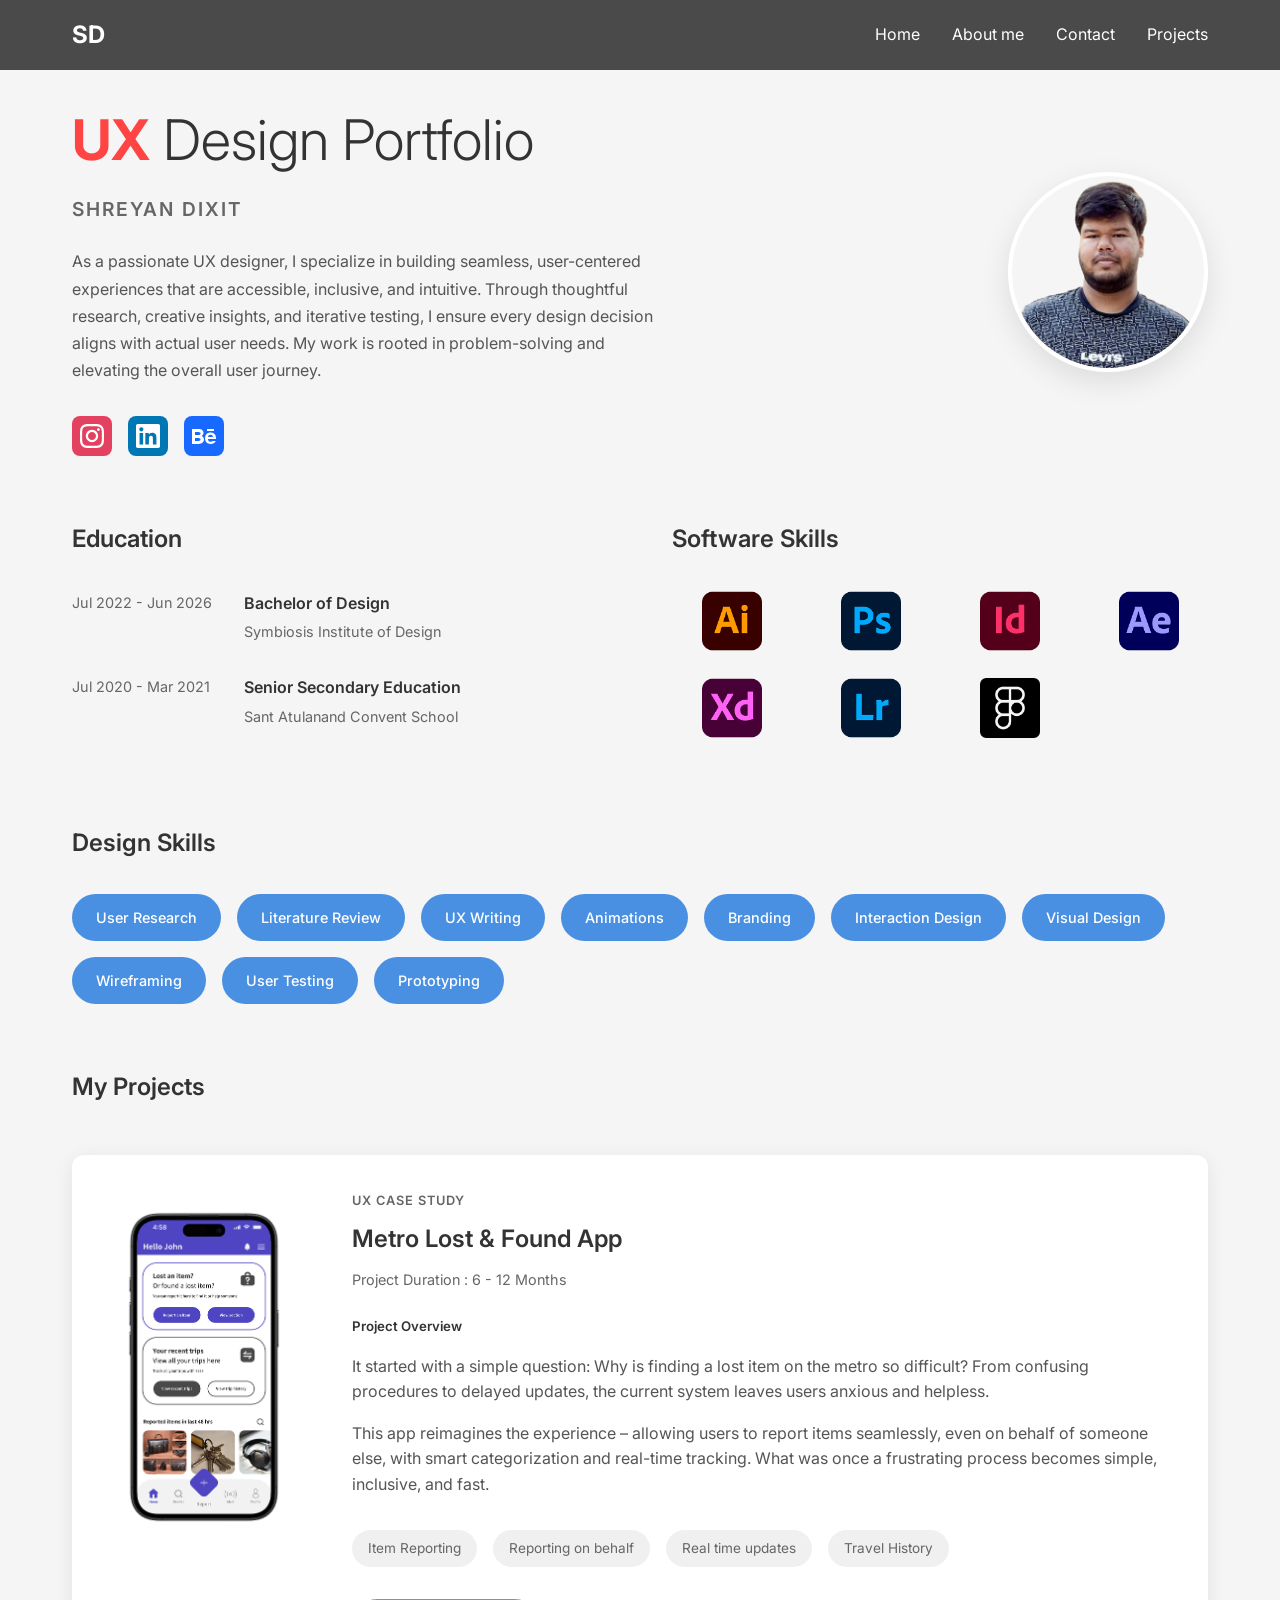
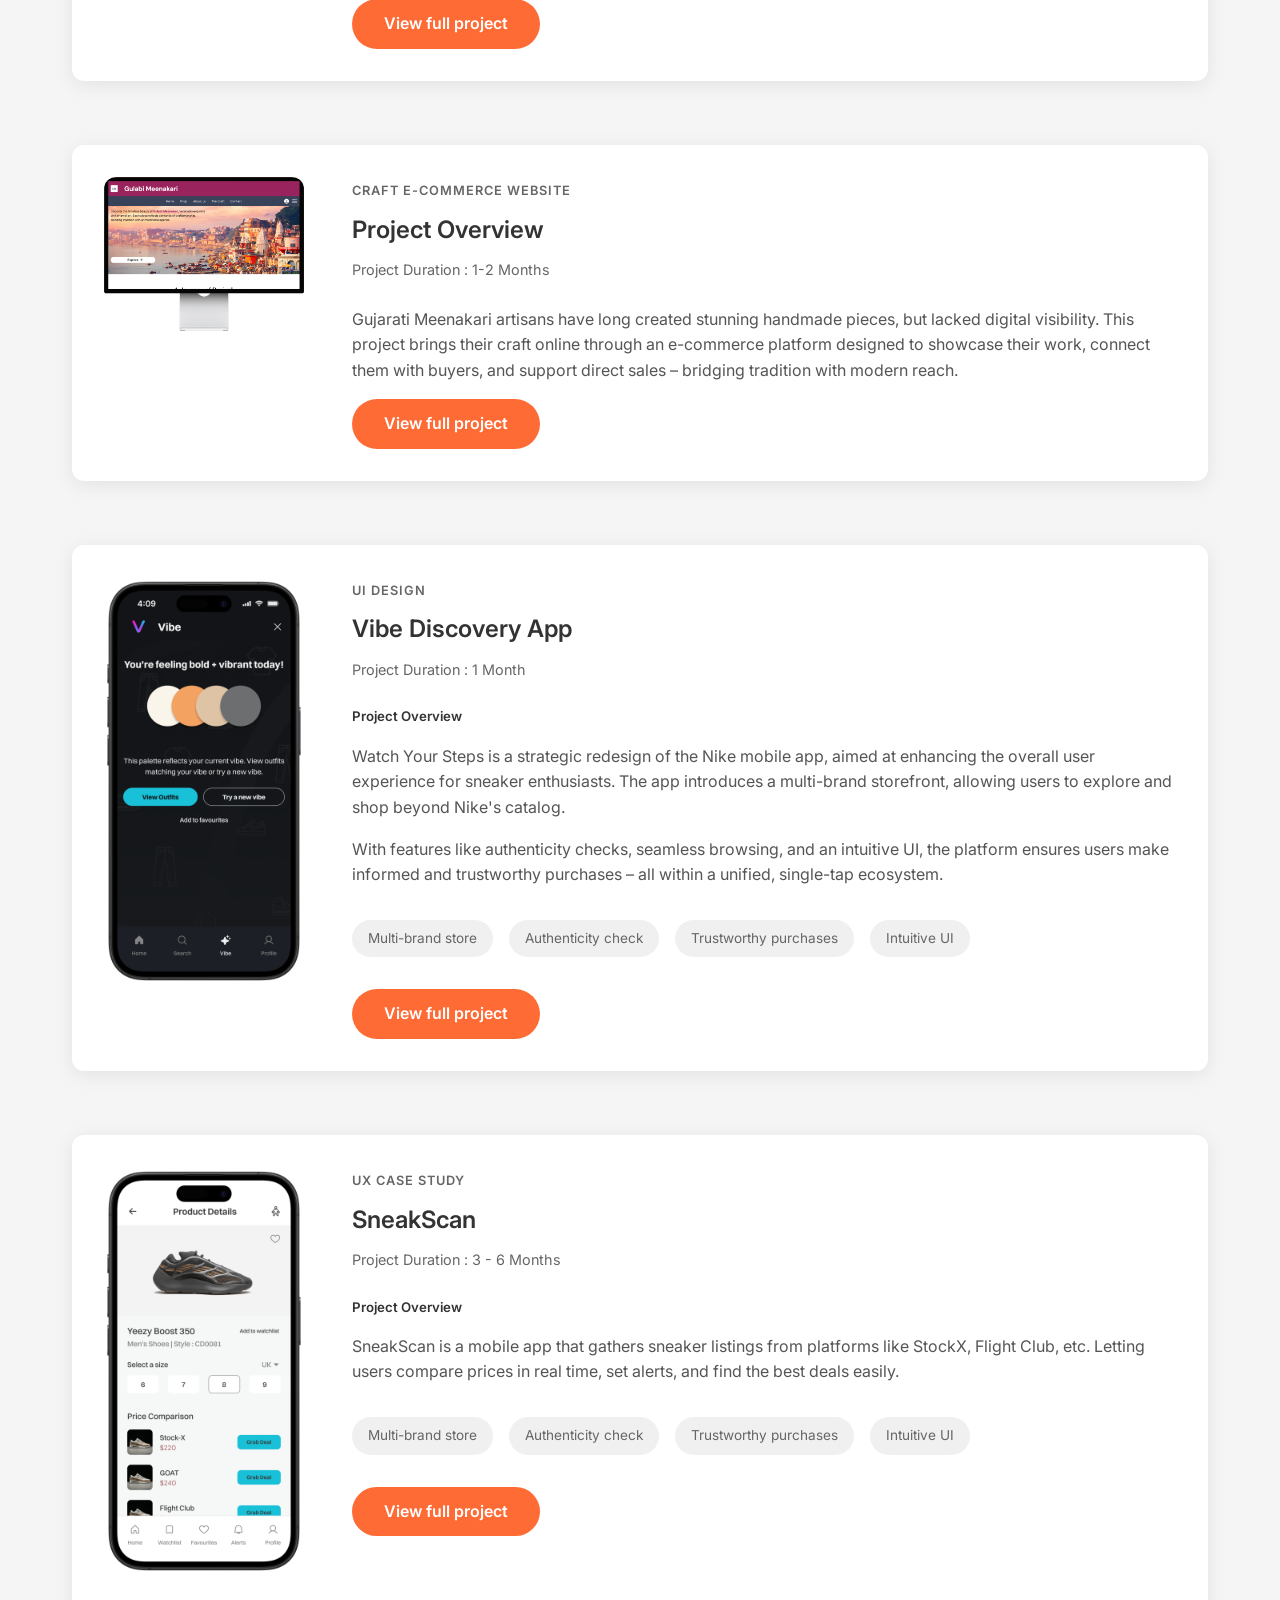
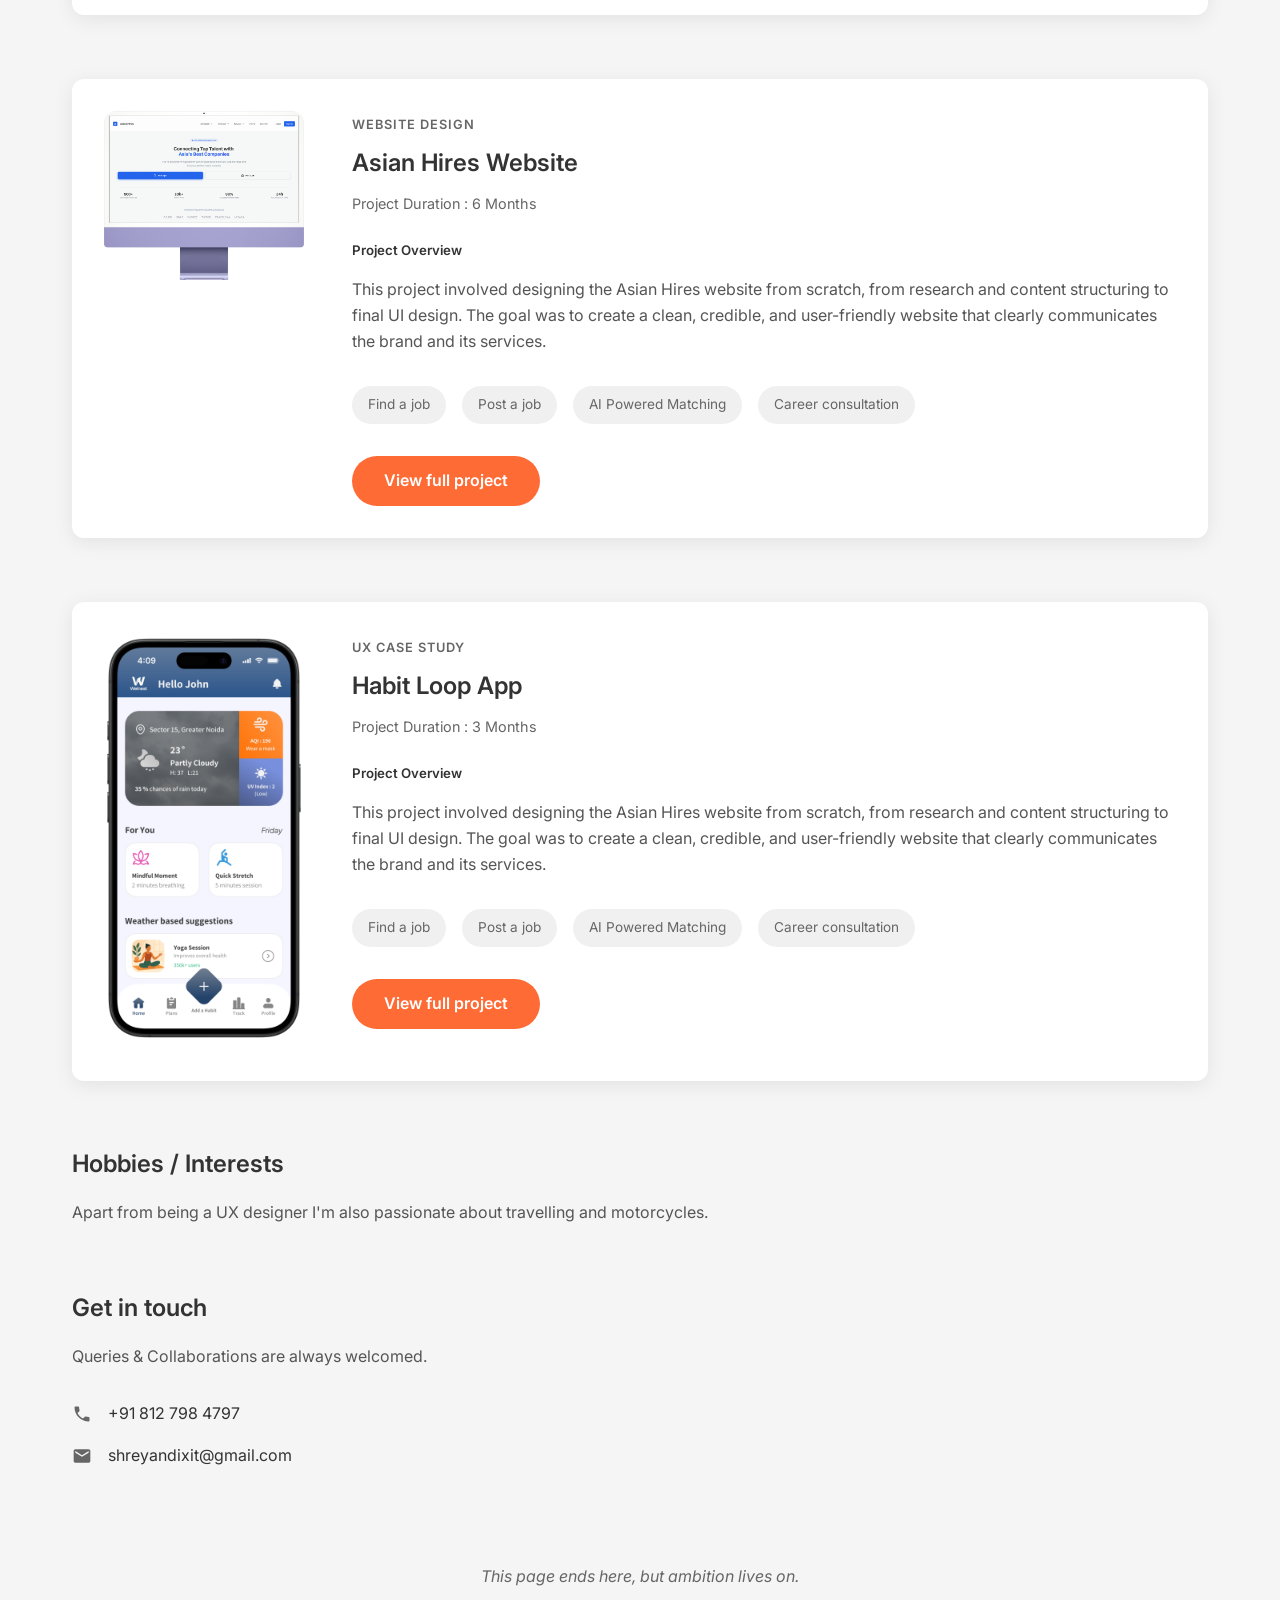
<file: index.html>
<!DOCTYPE html>
<html lang="en">
<head>
    <meta charset="UTF-8">
    <meta name="viewport" content="width=device-width, initial-scale=1.0">
    <title>Shreyan Dixit - UX Design Portfolio</title>
    <link rel="stylesheet" href="styles.css">
    <link href="https://fonts.googleapis.com/css2?family=Inter:wght@300;400;500;600;700&display=swap" rel="stylesheet">
</head>
<body>
    <!-- Navigation -->
    <nav class="navbar">
        <div class="nav-container">
            <div class="logo">
                <span>SD</span>
            </div>
            <!-- Hamburger button (visible on small screens) -->
            <button class="hamburger" aria-label="Toggle navigation" aria-expanded="false" aria-controls="nav-menu">
                <span class="bar"></span>
                <span class="bar"></span>
                <span class="bar"></span>
            </button>
            <ul class="nav-menu" id="nav-menu">
                <li><a href="index.html">Home</a></li>
                <li><a href="#about">About me</a></li>
                <li><a href="#contact">Contact</a></li>
                <li><a href="#projects">Projects</a></li>
            </ul>
        </div>
    </nav>

    <!-- Main Content -->
    <main class="main-content">
        <!-- Hero Section -->
        <section class="hero">
            <div class="hero-content">
                <div class="hero-text">
                    <h1><span class="ux-text">UX</span> Design Portfolio</h1>
                    <h2 class="name">SHREYAN DIXIT</h2>
                    <p class="description">
                        As a passionate UX designer, I specialize in building seamless, user-centered 
                        experiences that are accessible, inclusive, and intuitive. Through 
                        thoughtful research, creative insights, and iterative testing, I ensure 
                        every design decision aligns with actual user needs. My work is rooted 
                        in problem-solving and elevating the overall user journey.
                    </p>
                    <div class="social-links">
                        <a href="#" class="social-link instagram"></a>
                        <a href="https://www.linkedin.com/in/shreyandixit" class="social-link linkedin" target="_blank"></a>
                        <a href="https://www.behance.net/shreyandixit" class="social-link behance" target="_blank"></a>
                    </div>
                </div>
                <div class="hero-image">
        <img src="images/shreyan.png" alt="Shreyan Dixit" class="profile-img">

                </div>
            </div>
        </section>

        <!-- Education & Skills Section -->
        <section class="education-skills">
            <div class="education">
                <h3>Education</h3>
                <div class="education-item">
                    <div class="date">Jul 2022 - Jun 2026</div>
                    <div class="details">
                        <h4>Bachelor of Design</h4>
                        <p>Symbiosis Institute of Design</p>
                    </div>
                </div>
                <div class="education-item">
                    <div class="date">Jul 2020 - Mar 2021</div>
                    <div class="details">
                        <h4>Senior Secondary Education</h4>
                        <p>Sant Atulanand Convent School</p>
                    </div>
                </div>
            </div>

            <div class="software-skills">
                <h3>Software Skills</h3>
                    <div class="skills-grid">
                        <div class="skill-icon">
                        <img src="images/1.png" alt="Photoshop">
                        </div>
                        <div class="skill-icon">
                        <img src="images/3.png" alt="Illustrator">
                        </div>
                        <div class="skill-icon">
                        <img src="images/4.png" alt="InDesign">
                        </div>
                        <div class="skill-icon">
                        <img src="images/5.png" alt="After Effects">
                        </div>
                        <div class="skill-icon">
                        <img src="images/6.png" alt="Adobe XD">
                        </div>
                        <div class="skill-icon">
                        <img src="images/7.png" alt="Lightroom">
                        </div>
                        <div class="skill-icon">
                        <img src="images/8.png" alt="Figma">
                        </div>
                    </div>
            </div>
        </section>

        <!-- Design Skills -->
        <div class="design-skills">
            <h3>Design Skills</h3>
            <div class="skills-tags">
                <span class="skill-tag">User Research</span>
                <span class="skill-tag">Literature Review</span>
                <span class="skill-tag">UX Writing</span>
                <span class="skill-tag">Animations</span>
                <span class="skill-tag">Branding</span>
                <span class="skill-tag">Interaction Design</span>
                <span class="skill-tag">Visual Design</span>
                <span class="skill-tag">Wireframing</span>
                <span class="skill-tag">User Testing</span>
                <span class="skill-tag">Prototyping</span>
            </div>
        </div>

        <!-- Projects Section -->
        <section class="projects" id="projects">
            <h3>My Projects</h3>
            
            <!-- Project 1 -->
            <div class="project-card">
                <div class="project-image">
                    <img src="images/Project1.png" alt="Metro Lost & Found App">
                </div>
                <div class="project-content">
                    <div class="project-header">
                        <span class="project-type">UX CASE STUDY</span>
                        <h4 class="project-title">Metro Lost & Found App</h4>
                        <span class="project-duration">Project Duration : 6 - 12 Months</span>
                    </div>
                    <div class="project-description">
                        <h5>Project Overview</h5>
                        <p>It started with a simple question: Why is finding a lost item on the metro so difficult? From confusing procedures to delayed updates, the current system leaves users anxious and helpless.</p>
                        <p>This app reimagines the experience – allowing users to report items seamlessly, even on behalf of someone else, with smart categorization and real-time tracking. What was once a frustrating process becomes simple, inclusive, and fast.</p>
                    </div>
                    <div class="project-features">
                        <span class="feature">Item Reporting</span>
                        <span class="feature">Reporting on behalf</span>
                        <span class="feature">Real time updates</span>
                        <span class="feature">Travel History</span>
                    </div>
                    <a href="metro-project.html" class="view-project-btn">View full project</a>
                </div>
            </div>

            <!-- Project 2 -->
            <div class="project-card">
                <div class="project-image">
                    <img src="images/Silver.png" alt="Craft E-commerce Website">
                </div>
                <div class="project-content">
                    <div class="project-header">
                        <span class="project-type">CRAFT E-COMMERCE WEBSITE</span>
                        <h4 class="project-title">Project Overview</h4>
                        <span class="project-duration">Project Duration : 1-2 Months</span>
                    </div>
                    <div class="project-description">
                        <p>Gujarati Meenakari artisans have long created stunning handmade pieces, but lacked digital visibility. This project brings their craft online through an e-commerce platform designed to showcase their work, connect them with buyers, and support direct sales – bridging tradition with modern reach.</p>
                    </div>
                    <a href="craft-project.html" class="view-project-btn">View full project</a>
                </div>
            </div>

            <!-- Project 3 -->
            <div class="project-card">
                <div class="project-image">
                    <img src="images/vibe_discovery_screen.png" alt="Vibe discovery app">
                </div>
                <div class="project-content">
                    <div class="project-header">
                        <span class="project-type">UI DESIGN</span>
                        <h4 class="project-title">Vibe Discovery App</h4>
                        <span class="project-duration">Project Duration : 1 Month</span>
                    </div>
                    <div class="project-description">
                        <h5>Project Overview</h5>
                        <p>Watch Your Steps is a strategic redesign of the Nike mobile app, aimed at enhancing the overall user experience for sneaker enthusiasts. The app introduces a multi-brand storefront, allowing users to explore and shop beyond Nike's catalog.</p>
                        <p>With features like authenticity checks, seamless browsing, and an intuitive UI, the platform ensures users make informed and trustworthy purchases – all within a unified, single-tap ecosystem.</p>
                    </div>
                    <div class="project-features">
                        <span class="feature">Multi-brand store</span>
                        <span class="feature">Authenticity check</span>
                        <span class="feature">Trustworthy purchases</span>
                        <span class="feature">Intuitive UI</span>
                    </div>
                    <a href="sneakscan-project.html" class="view-project-btn">View full project</a>
                </div>
            </div>

            <!-- Project 4 -->
            <div class="project-card">
                <div class="project-image">
                    <img src="images/Project4.png" alt="SneakScan App">
                </div>
                <div class="project-content">
                    <div class="project-header">
                        <span class="project-type">UX CASE STUDY</span>
                        <h4 class="project-title">SneakScan</h4>
                        <span class="project-duration">Project Duration : 3 - 6 Months</span>
                    </div>
                    <div class="project-description">
                        <h5>Project Overview</h5>
                        <p>SneakScan is a mobile app that gathers sneaker listings from platforms like StockX, Flight Club, etc. Letting users compare prices in real time, set alerts, and find the best deals easily.</p>
                    </div>
                    <div class="project-features">
                        <span class="feature">Multi-brand store</span>
                        <span class="feature">Authenticity check</span>
                        <span class="feature">Trustworthy purchases</span>
                        <span class="feature">Intuitive UI</span>
                    </div>
                    <a href="habit-loop-project.html" class="view-project-btn">View full project</a>
                </div>
            </div>

            <!-- Project 5 -->
            <div class="project-card">
                <div class="project-image">
                    <img src="images/asian_hires_mockup.png" alt="Asian Hires Website">
                </div>
                <div class="project-content">
                    <div class="project-header">
                        <span class="project-type">WEBSITE DESIGN</span>
                        <h4 class="project-title">Asian Hires Website</h4>
                        <span class="project-duration">Project Duration : 6 Months</span>
                    </div>
                    <div class="project-description">
                        <h5>Project Overview</h5>
                        <p>This project involved designing the Asian Hires website from scratch, from research and content structuring to final UI design. The goal was to create a clean, credible, and user-friendly website that clearly communicates the brand and its services.</p>
                    </div>
                    <div class="project-features">
                        <span class="feature">Find a job</span>
                        <span class="feature">Post a job</span>
                        <span class="feature">AI Powered Matching</span>
                        <span class="feature">Career consultation</span>
                    </div>
                    <a href="projects/asian-hires.html" class="view-project-btn">View full project</a>
                </div>
            </div>
            <!-- Project 6 -->
            <div class="project-card">
                <div class="project-image">
                    <img src="images/habit_loop_app.png" alt="Habit Loop">
                </div>
                <div class="project-content">
                    <div class="project-header">
                        <span class="project-type">UX CASE STUDY</span>
                        <h4 class="project-title">Habit Loop App</h4>
                        <span class="project-duration">Project Duration : 3 Months</span>
                    </div>
                    <div class="project-description">
                        <h5>Project Overview</h5>
                        <p>This project involved designing the Asian Hires website from scratch, from research and content structuring to final UI design. The goal was to create a clean, credible, and user-friendly website that clearly communicates the brand and its services.</p>
                    </div>
                    <div class="project-features">
                        <span class="feature">Find a job</span>
                        <span class="feature">Post a job</span>
                        <span class="feature">AI Powered Matching</span>
                        <span class="feature">Career consultation</span>
                    </div>
                    <a href="projects/nike-project.html" class="view-project-btn">View full project</a>
                </div>
            </div>
        </section>

        <!-- Hobbies Section -->
        <section class="hobbies">
            <h3>Hobbies / Interests</h3>
            <p>Apart from being a UX designer I'm also passionate about travelling and motorcycles.</p>
        </section>

        <!-- Contact Section -->
        <section class="contact" id="contact">
            <h3>Get in touch</h3>
            <p>Queries & Collaborations are always welcomed.</p>
            <div class="contact-info">
                <div class="contact-item">
                    <span class="contact-icon phone"></span>
                    <span>+91 812 798 4797</span>
                </div>
                <div class="contact-item">
                    <span class="contact-icon email"></span>
                    <span>shreyandixit@gmail.com</span>
                </div>
            </div>
        </section>

        <!-- Footer -->
        <footer class="footer">
            <p>This page ends here, but ambition lives on.</p>
        </footer>
    </main>
    <script>
        // Mobile nav toggle with Escape key and body scroll lock
        (function () {
            const btn = document.querySelector('.hamburger');
            const menu = document.getElementById('nav-menu');
            const body = document.body;

            if (!btn || !menu) return;

            function setOpen(isOpen) {
                btn.classList.toggle('active', isOpen);
                menu.classList.toggle('open', isOpen);
                btn.setAttribute('aria-expanded', String(isOpen));
                body.style.overflow = isOpen ? 'hidden' : '';
            }

            function toggleMenu() {
                setOpen(!btn.classList.contains('active'));
            }

            btn.addEventListener('click', function (e) {
                e.stopPropagation();
                toggleMenu();
            });

            // Close when clicking a link
            menu.addEventListener('click', function (e) {
                if (e.target.tagName === 'A') {
                    setOpen(false);
                }
            });

            // Close when clicking outside
            document.addEventListener('click', function (e) {
                if (!menu.contains(e.target) && !btn.contains(e.target)) {
                    setOpen(false);
                }
            });

            // Close on Escape
            document.addEventListener('keydown', function (e) {
                if (e.key === 'Escape') {
                    setOpen(false);
                }
            });
        })();
    </script>
</body>
</html>
</file>
<file: styles.css>
* {
    margin: 0;
    padding: 0;
    box-sizing: border-box;
}

body {
    font-family: 'Inter', sans-serif;
    background-color: #f5f5f5;
    color: #333;
    line-height: 1.6;
}

/* Navigation */
.navbar {
    background-color: #4a4a4a;
    padding: 1rem 0;
    position: fixed;
    top: 0;
    width: 100%;
    z-index: 1000;
}

.nav-container {
    max-width: 1200px;
    margin: 0 auto;
    display: flex;
    justify-content: space-between;
    align-items: center;
    padding: 0 2rem;
}

.logo span {
    color: white;
    font-size: 1.5rem;
    font-weight: 700;
}

.nav-menu {
    display: flex;
    list-style: none;
    gap: 2rem;
}

.nav-menu a {
    color: white;
    text-decoration: none;
    font-weight: 400;
    transition: color 0.3s ease;
}

.nav-menu a:hover {
    color: #ff6b35;
}

/* Hamburger (mobile) */
.hamburger {
    display: none; /* hidden by default (desktop) */
    background: transparent;
    border: none;
    cursor: pointer;
    padding: 0.5rem;
    margin-left: 1rem;
}

.hamburger .bar {
    display: block;
    width: 24px;
    height: 2px;
    background: white;
    margin: 5px 0;
    transition: transform 0.2s ease, opacity 0.2s ease;
}

/* When active, transform bars into an X */
.hamburger.active .bar:nth-child(1) {
    transform: translateY(7px) rotate(45deg);
}
.hamburger.active .bar:nth-child(2) {
    opacity: 0;
}
.hamburger.active .bar:nth-child(3) {
    transform: translateY(-7px) rotate(-45deg);
}

/* Mobile menu styles */
.nav-menu {
    display: flex;
    list-style: none;
    gap: 2rem;
}

/* Small screens: hide original menu, show hamburger and stacked menu when opened */
@media (max-width: 768px) {
    .nav-container {
        padding: 0 1rem;
    }

    .hamburger {
        display: block;
    }

    .nav-menu {
        position: absolute;
        top: 64px; /* height of navbar */
        left: 0;
        right: 0;
        background: #4a4a4a;
        flex-direction: column;
        gap: 0;
        padding: 1rem 0;
        display: none; /* hidden until toggled */
        z-index: 999;
    }

    .nav-menu.open {
        display: flex;
    }

    .nav-menu li {
        padding: 0.75rem 1.25rem;
    }

    .nav-menu a {
        display: block;
        width: 100%;
        padding: 0.5rem 0;
    }

    /* Reduce hero layout on mobile */
    .hero-content {
        flex-direction: column;
        gap: 2rem;
    }

    .education-skills {
        grid-template-columns: 1fr;
    }

    .project-card {
        flex-direction: column;
    }
}

/* Main Content */
.main-content {
    max-width: 1200px;
    margin: 0 auto;
    padding: 6rem 2rem 2rem;
}

/* Hero Section */
.hero {
    margin-bottom: 4rem;
}

.hero-content {
    display: flex;
    align-items: center;
    gap: 4rem;
    margin-bottom: 3rem;
}

.hero-text {
    flex: 1;
}

.hero-text h1 {
    font-size: 3.5rem;
    font-weight: 300;
    margin-bottom: 0.5rem;
}

.ux-text {
    color: #ff4444;
    font-weight: 700;
}

.name {
    font-size: 1.2rem;
    font-weight: 600;
    letter-spacing: 2px;
    color: #666;
    margin-bottom: 1.5rem;
}

.description {
    font-size: 1rem;
    line-height: 1.7;
    color: #555;
    margin-bottom: 2rem;
    max-width: 600px;
}

.social-links {
    display: flex;
    gap: 1rem;
}

.social-link {
    width: 40px;
    height: 40px;
    border-radius: 8px;
    display: inline-block;
    background-size: 60%;
    background-repeat: no-repeat;
    background-position: center;
}

.social-link.instagram {
    background-color: #E4405F;
    background-image: url("data:image/svg+xml,%3Csvg xmlns='http://www.w3.org/2000/svg' fill='white' viewBox='0 0 24 24'%3E%3Cpath d='M12 2.163c3.204 0 3.584.012 4.85.07 3.252.148 4.771 1.691 4.919 4.919.058 1.265.069 1.645.069 4.849 0 3.205-.012 3.584-.069 4.849-.149 3.225-1.664 4.771-4.919 4.919-1.266.058-1.644.07-4.85.07-3.204 0-3.584-.012-4.849-.07-3.26-.149-4.771-1.699-4.919-4.92-.058-1.265-.07-1.644-.07-4.849 0-3.204.013-3.583.07-4.849.149-3.227 1.664-4.771 4.919-4.919 1.266-.057 1.645-.069 4.849-.069zm0-2.163c-3.259 0-3.667.014-4.947.072-4.358.2-6.78 2.618-6.98 6.98-.059 1.281-.073 1.689-.073 4.948 0 3.259.014 3.668.072 4.948.2 4.358 2.618 6.78 6.98 6.98 1.281.058 1.689.072 4.948.072 3.259 0 3.668-.014 4.948-.072 4.354-.2 6.782-2.618 6.979-6.98.059-1.28.073-1.689.073-4.948 0-3.259-.014-3.667-.072-4.947-.196-4.354-2.617-6.78-6.979-6.98-1.281-.059-1.69-.073-4.949-.073zm0 5.838c-3.403 0-6.162 2.759-6.162 6.162s2.759 6.163 6.162 6.163 6.162-2.759 6.162-6.163c0-3.403-2.759-6.162-6.162-6.162zm0 10.162c-2.209 0-4-1.79-4-4 0-2.209 1.791-4 4-4s4 1.791 4 4c0 2.21-1.791 4-4 4zm6.406-11.845c-.796 0-1.441.645-1.441 1.44s.645 1.44 1.441 1.44c.795 0 1.439-.645 1.439-1.44s-.644-1.44-1.439-1.44z'/%3E%3C/svg%3E");
}

.social-link.linkedin {
    background-color: #0077B5;
    background-image: url("data:image/svg+xml,%3Csvg xmlns='http://www.w3.org/2000/svg' fill='white' viewBox='0 0 24 24'%3E%3Cpath d='M20.447 20.452h-3.554v-5.569c0-1.328-.027-3.037-1.852-3.037-1.853 0-2.136 1.445-2.136 2.939v5.667H9.351V9h3.414v1.561h.046c.477-.9 1.637-1.85 3.37-1.85 3.601 0 4.267 2.37 4.267 5.455v6.286zM5.337 7.433c-1.144 0-2.063-.926-2.063-2.065 0-1.138.92-2.063 2.063-2.063 1.14 0 2.064.925 2.064 2.063 0 1.139-.925 2.065-2.064 2.065zm1.782 13.019H3.555V9h3.564v11.452zM22.225 0H1.771C.792 0 0 .774 0 1.729v20.542C0 23.227.792 24 1.771 24h20.451C23.2 24 24 23.227 24 22.271V1.729C24 .774 23.2 0 22.222 0h.003z'/%3E%3C/svg%3E");
}

.social-link.behance {
    background-color: #1769FF;
    background-image: url("data:image/svg+xml,%3Csvg xmlns='http://www.w3.org/2000/svg' fill='white' viewBox='0 0 24 24'%3E%3Cpath d='M22 7h-7v-2h7v2zm1.726 10c-.442 1.297-2.029 3-5.101 3-3.074 0-5.564-1.729-5.564-5.675 0-3.91 2.325-5.92 5.466-5.92 3.082 0 4.964 1.782 5.375 4.426.078.506.109 1.188.095 2.14H15.97c.13 3.211 3.483 3.312 4.588 2.029h3.168zm-7.686-4h4.965c-.105-1.547-1.136-2.219-2.477-2.219-1.466 0-2.277.768-2.488 2.219zm-9.574 6.988h-6.466v-14.967h6.953c5.476.081 5.58 5.444 2.72 6.906 3.461 1.26 3.577 8.061-3.207 8.061zm-3.466-8.988h3.584c2.508 0 2.906-3-.312-3h-3.272v3zm3.391 3h-3.391v3.016h3.341c3.055 0 2.868-3.016.05-3.016z'/%3E%3C/svg%3E");
}

.hero-image {
    flex-shrink: 0;
}

.profile-img {
    width: 200px;
    height: 200px;
    border-radius: 50%;
    object-fit: cover;
    border: 4px solid #fff;
    box-shadow: 0 10px 30px rgba(0,0,0,0.1);
}

/* Education & Skills Section */
.education-skills {
    display: grid;
    grid-template-columns: 1fr 1fr;
    gap: 4rem;
    margin-bottom: 4rem;
}

.education h3,
.software-skills h3 {
    font-size: 1.5rem;
    font-weight: 600;
    margin-bottom: 2rem;
    color: #333;
}

.education-item {
    display: flex;
    gap: 2rem;
    margin-bottom: 2rem;
}

.date {
    font-size: 0.9rem;
    color: #666;
    min-width: 140px;
}

.details h4 {
    font-weight: 600;
    margin-bottom: 0.25rem;
}

.details p {
    color: #666;
    font-size: 0.9rem;
}

.skills-grid {
    display: grid;
    grid-template-columns: repeat(auto-fit, minmax(100px, 1fr));
    gap: 20px;
    text-align: center;
}

.skill-icon img {
    width: 60px;
    height: 60px;
    object-fit: contain;
}

.skill-icon p {
    margin-top: 8px;
    font-size: 14px;
}


.skill-icon.ai { background-color: #FF9A00; }
.skill-icon.ps { background-color: #31A8FF; }
.skill-icon.id { background-color: #FF3366; }
.skill-icon.ae { background-color: #9999FF; }
.skill-icon.xd { background-color: #FF61F6; }
.skill-icon.lr { background-color: #31A8FF; }
.skill-icon.pr { background-color: #9999FF; }
.skill-icon.app-icon { background-color: #333; }
.skill-icon.figma { background-color: #F24E1E; }
.skill-icon.sketch { background-color: #FDB300; }
.skill-icon.notion { background-color: #000; }

/* Design Skills */
.design-skills {
    margin-bottom: 4rem;
}

.design-skills h3 {
    font-size: 1.5rem;
    font-weight: 600;
    margin-bottom: 2rem;
    color: #333;
}

.skills-tags {
    display: flex;
    flex-wrap: wrap;
    gap: 1rem;
}

.skill-tag {
    background-color: #4A90E2;
    color: white;
    padding: 0.75rem 1.5rem;
    border-radius: 25px;
    font-size: 0.9rem;
    font-weight: 500;
}

/* Projects Section */
.projects {
    margin-bottom: 4rem;
}

.projects h3 {
    font-size: 1.5rem;
    font-weight: 600;
    margin-bottom: 3rem;
    color: #333;
}

.project-card {
    display: flex;
    gap: 3rem;
    margin-bottom: 4rem;
    background: white;
    border-radius: 12px;
    padding: 2rem;
    box-shadow: 0 4px 20px rgba(0,0,0,0.08);
}

.project-image {
    flex-shrink: 0;
}

.project-image img {
    width: 200px;
    height: auto;
    object-fit: cover;
    border-radius: 12px;
}

.project-content {
    flex: 1;
}

.project-header {
    margin-bottom: 1.5rem;
}

.project-type {
    color: #666;
    font-size: 0.8rem;
    font-weight: 600;
    letter-spacing: 1px;
}

.project-title {
    font-size: 1.5rem;
    font-weight: 600;
    margin: 0.5rem 0;
    color: #333;
}

.project-duration {
    color: #666;
    font-size: 0.9rem;
}

.project-description h5 {
    font-weight: 600;
    margin-bottom: 1rem;
    color: #333;
}

.project-description p {
    margin-bottom: 1rem;
    line-height: 1.6;
    color: #555;
}

.project-features {
    display: flex;
    flex-wrap: wrap;
    gap: 1rem;
    margin: 2rem 0;
}

.feature {
    background-color: #f0f0f0;
    padding: 0.5rem 1rem;
    border-radius: 20px;
    font-size: 0.85rem;
    color: #666;
}

.view-project-btn {
    background-color: #FF6B35;
    color: white;
    border: none;
    padding: 0.75rem 2rem;
    border-radius: 25px;
    font-weight: 600;
    cursor: pointer;
    transition: background-color 0.3s ease;
    text-decoration: none;
    display: inline-block;
}

.view-project-btn:hover {
    background-color: #e55a2b;
}

/* Hobbies Section */
.hobbies {
    margin-bottom: 4rem;
}

.hobbies h3 {
    font-size: 1.5rem;
    font-weight: 600;
    margin-bottom: 1rem;
    color: #333;
}

.hobbies p {
    color: #555;
    line-height: 1.6;
}

/* Contact Section */
.contact {
    margin-bottom: 4rem;
}

.contact h3 {
    font-size: 1.5rem;
    font-weight: 600;
    margin-bottom: 1rem;
    color: #333;
}

.contact > p {
    color: #555;
    margin-bottom: 2rem;
}

.contact-info {
    display: flex;
    flex-direction: column;
    gap: 1rem;
}

.contact-item {
    display: flex;
    align-items: center;
    gap: 1rem;
}

.contact-icon {
    width: 20px;
    height: 20px;
    background-size: contain;
    background-repeat: no-repeat;
}

.contact-icon.phone {
    background-image: url("data:image/svg+xml,%3Csvg xmlns='http://www.w3.org/2000/svg' fill='%23666' viewBox='0 0 24 24'%3E%3Cpath d='M6.62 10.79c1.44 2.83 3.76 5.14 6.59 6.59l2.2-2.2c.27-.27.67-.36 1.02-.24 1.12.37 2.33.57 3.57.57.55 0 1 .45 1 1V20c0 .55-.45 1-1 1-9.39 0-17-7.61-17-17 0-.55.45-1 1-1h3.5c.55 0 1 .45 1 1 0 1.25.2 2.45.57 3.57.11.35.03.74-.25 1.02l-2.2 2.2z'/%3E%3C/svg%3E");
}

.contact-icon.email {
    background-image: url("data:image/svg+xml,%3Csvg xmlns='http://www.w3.org/2000/svg' fill='%23666' viewBox='0 0 24 24'%3E%3Cpath d='M20 4H4c-1.1 0-1.99.9-1.99 2L2 18c0 1.1.9 2 2 2h16c1.1 0 2-.9 2-2V6c0-1.1-.9-2-2-2zm0 4l-8 5-8-5V6l8 5 8-5v2z'/%3E%3C/svg%3E");
}

/* Footer */
.footer {
    text-align: center;
    padding: 2rem 0;
    color: #666;
    font-style: italic;
}

/* Responsive Design */
@media (max-width: 768px) {
    .nav-container {
        padding: 0 1rem;
    }
    
    .nav-menu {
        gap: 1rem;
    }
    
    .main-content {
        padding: 6rem 1rem 2rem;
    }
    
    .hero-content {
        flex-direction: column;
        text-align: center;
        gap: 2rem;
    }
    
    .hero-text h1 {
        font-size: 2.5rem;
    }
    
    .education-skills {
        grid-template-columns: 1fr;
        gap: 2rem;
    }
    
    .skills-grid {
        grid-template-columns: repeat(4, 1fr);
    }
    
    .project-card {
        flex-direction: column;
        gap: 1.5rem;
    }
    
    .project-image img {
        width: 100%;
        height: 200px;
    }
}
</file>
